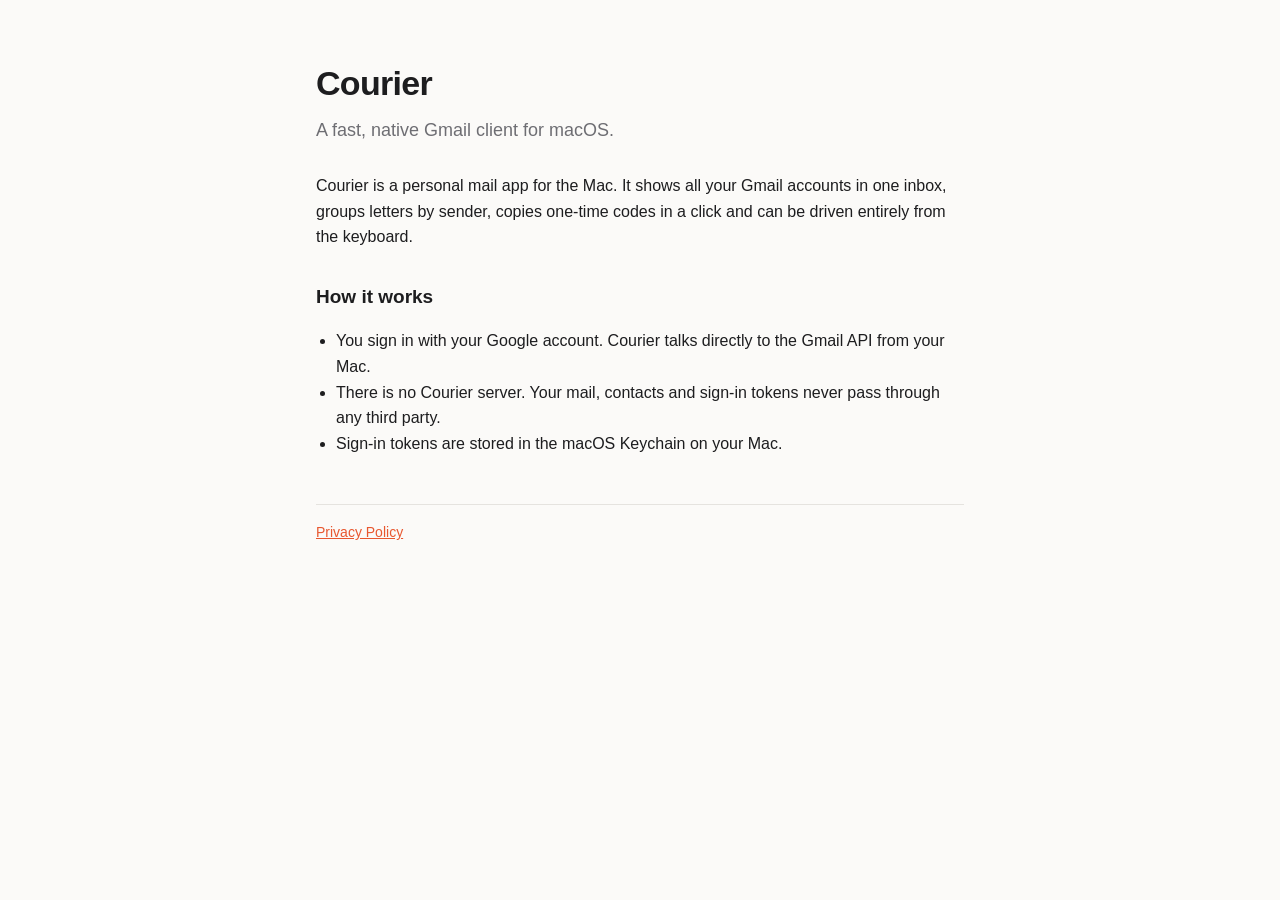
<file: index.html>
<!doctype html>
<html lang="en">
<head>
<meta charset="utf-8">
<meta name="viewport" content="width=device-width, initial-scale=1">
<title>Courier</title>
<link rel="stylesheet" href="style.css">
</head>
<body>
<main>
  <h1>Courier</h1>
  <p class="lead">A fast, native Gmail client for macOS.</p>
  <p>Courier is a personal mail app for the Mac. It shows all your Gmail accounts in one inbox, groups letters by sender, copies one-time codes in a click and can be driven entirely from the keyboard.</p>
  <h2>How it works</h2>
  <ul>
    <li>You sign in with your Google account. Courier talks directly to the Gmail API from your Mac.</li>
    <li>There is no Courier server. Your mail, contacts and sign-in tokens never pass through any third party.</li>
    <li>Sign-in tokens are stored in the macOS Keychain on your Mac.</li>
  </ul>
  <footer><a href="privacy.html">Privacy Policy</a></footer>
</main>
</body>
</html>
</file>
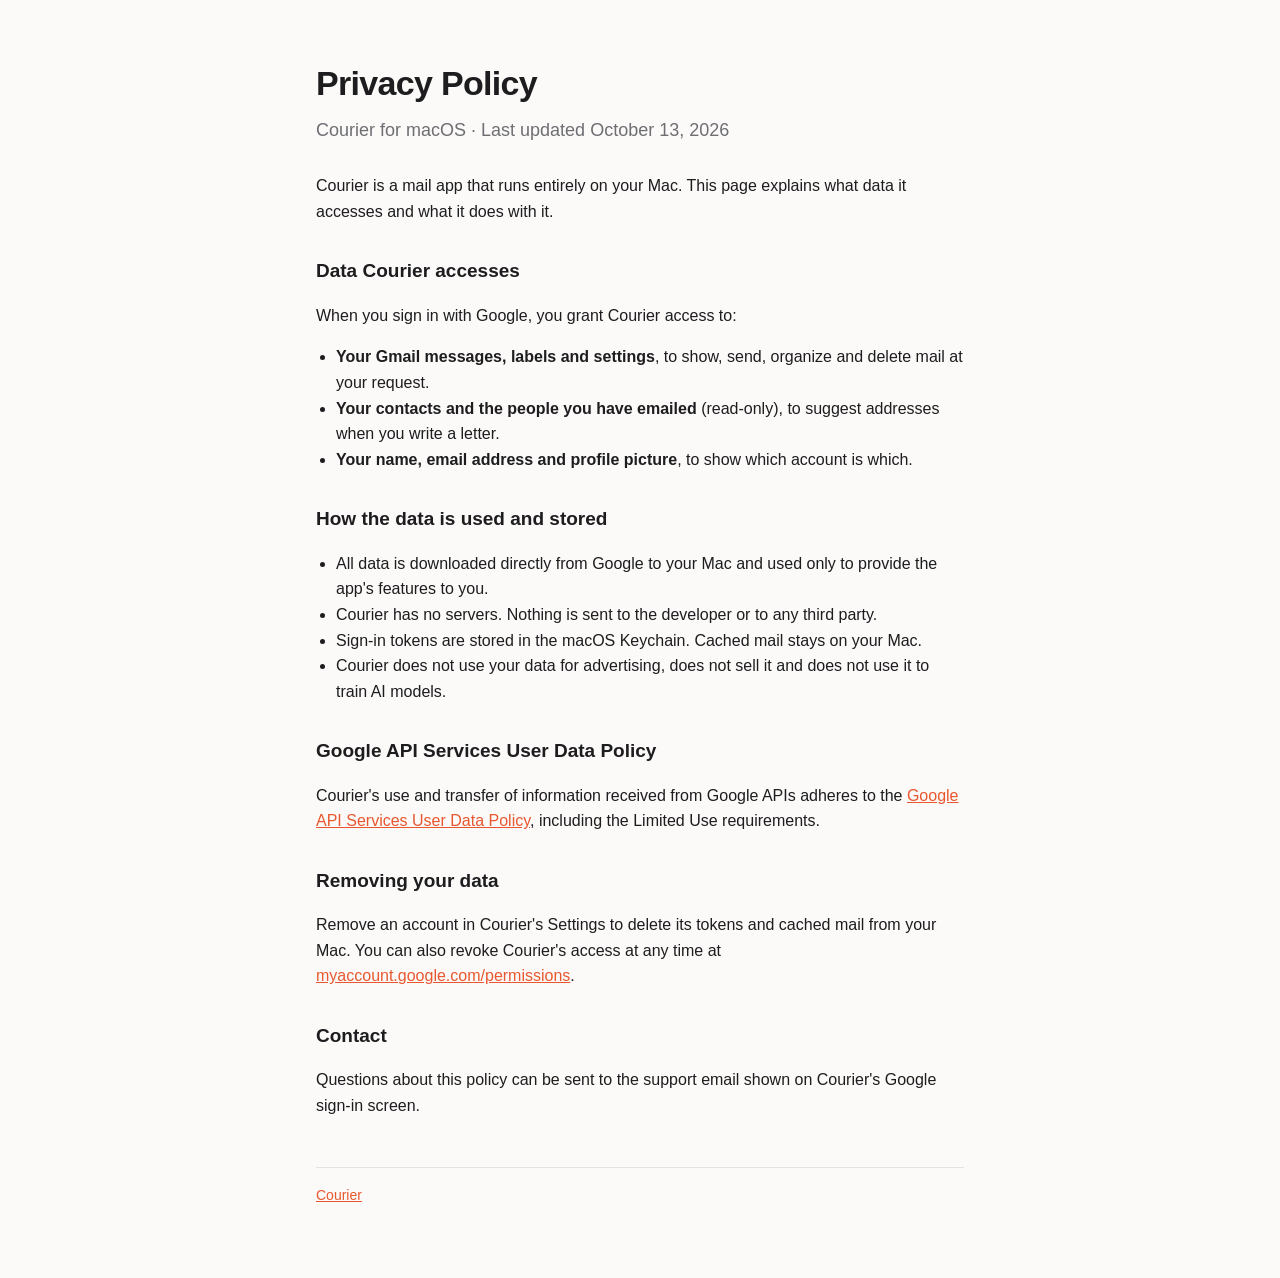
<file: privacy.html>
<!doctype html>
<html lang="en">
<head>
<meta charset="utf-8">
<meta name="viewport" content="width=device-width, initial-scale=1">
<title>Courier Privacy Policy</title>
<link rel="stylesheet" href="style.css">
</head>
<body>
<main>
  <h1>Privacy Policy</h1>
  <p class="lead">Courier for macOS · Last updated October 13, 2026</p>

  <p>Courier is a mail app that runs entirely on your Mac. This page explains what data it accesses and what it does with it.</p>

  <h2>Data Courier accesses</h2>
  <p>When you sign in with Google, you grant Courier access to:</p>
  <ul>
    <li><strong>Your Gmail messages, labels and settings</strong>, to show, send, organize and delete mail at your request.</li>
    <li><strong>Your contacts and the people you have emailed</strong> (read-only), to suggest addresses when you write a letter.</li>
    <li><strong>Your name, email address and profile picture</strong>, to show which account is which.</li>
  </ul>

  <h2>How the data is used and stored</h2>
  <ul>
    <li>All data is downloaded directly from Google to your Mac and used only to provide the app's features to you.</li>
    <li>Courier has no servers. Nothing is sent to the developer or to any third party.</li>
    <li>Sign-in tokens are stored in the macOS Keychain. Cached mail stays on your Mac.</li>
    <li>Courier does not use your data for advertising, does not sell it and does not use it to train AI models.</li>
  </ul>

  <h2>Google API Services User Data Policy</h2>
  <p>Courier's use and transfer of information received from Google APIs adheres to the <a href="https://developers.google.com/terms/api-services-user-data-policy">Google API Services User Data Policy</a>, including the Limited Use requirements.</p>

  <h2>Removing your data</h2>
  <p>Remove an account in Courier's Settings to delete its tokens and cached mail from your Mac. You can also revoke Courier's access at any time at <a href="https://myaccount.google.com/permissions">myaccount.google.com/permissions</a>.</p>

  <h2>Contact</h2>
  <p>Questions about this policy can be sent to the support email shown on Courier's Google sign-in screen.</p>

  <footer><a href="./">Courier</a></footer>
</main>
</body>
</html>
</file>
<file: style.css>
:root { --bg: #fbfaf8; --fg: #1d1d1f; --muted: #6e6e73; --accent: #e8572f; --line: #e5e3df; }
@media (prefers-color-scheme: dark) { :root { --bg: #161617; --fg: #f2f2f2; --muted: #a1a1a6; --accent: #ff7a52; --line: #2c2c2e; } }
* { box-sizing: border-box; }
body { margin: 0; background: var(--bg); color: var(--fg); font: 16px/1.6 -apple-system, BlinkMacSystemFont, "Segoe UI", Helvetica, Arial, sans-serif; }
main { max-width: 680px; margin: 0 auto; padding: 56px 16px 72px; }
h1 { font-size: 34px; letter-spacing: -0.02em; margin: 0 0 6px; }
h2 { font-size: 19px; margin: 32px 0 6px; }
.lead { color: var(--muted); font-size: 18px; margin: 0 0 28px; }
a { color: var(--accent); }
ul { padding-left: 20px; }
footer { margin-top: 48px; padding-top: 16px; border-top: 1px solid var(--line); color: var(--muted); font-size: 14px; }
</file>
